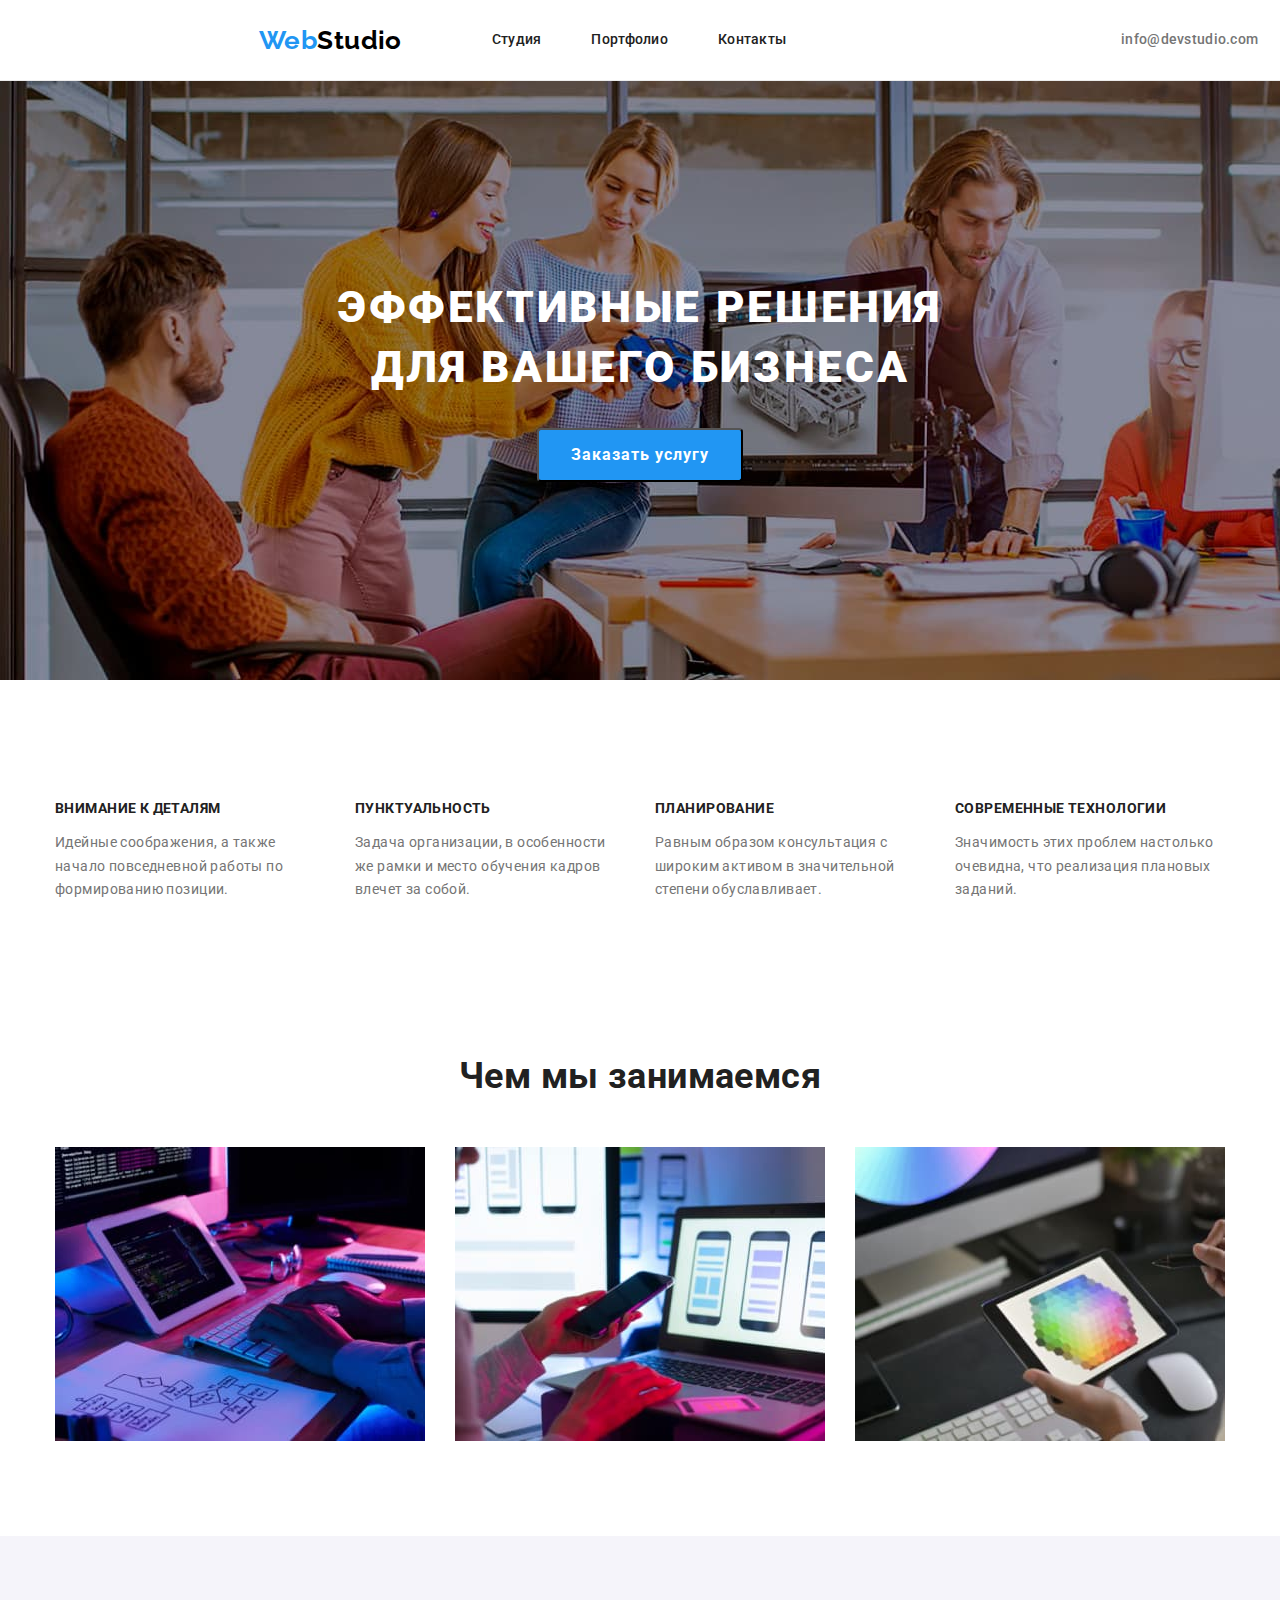
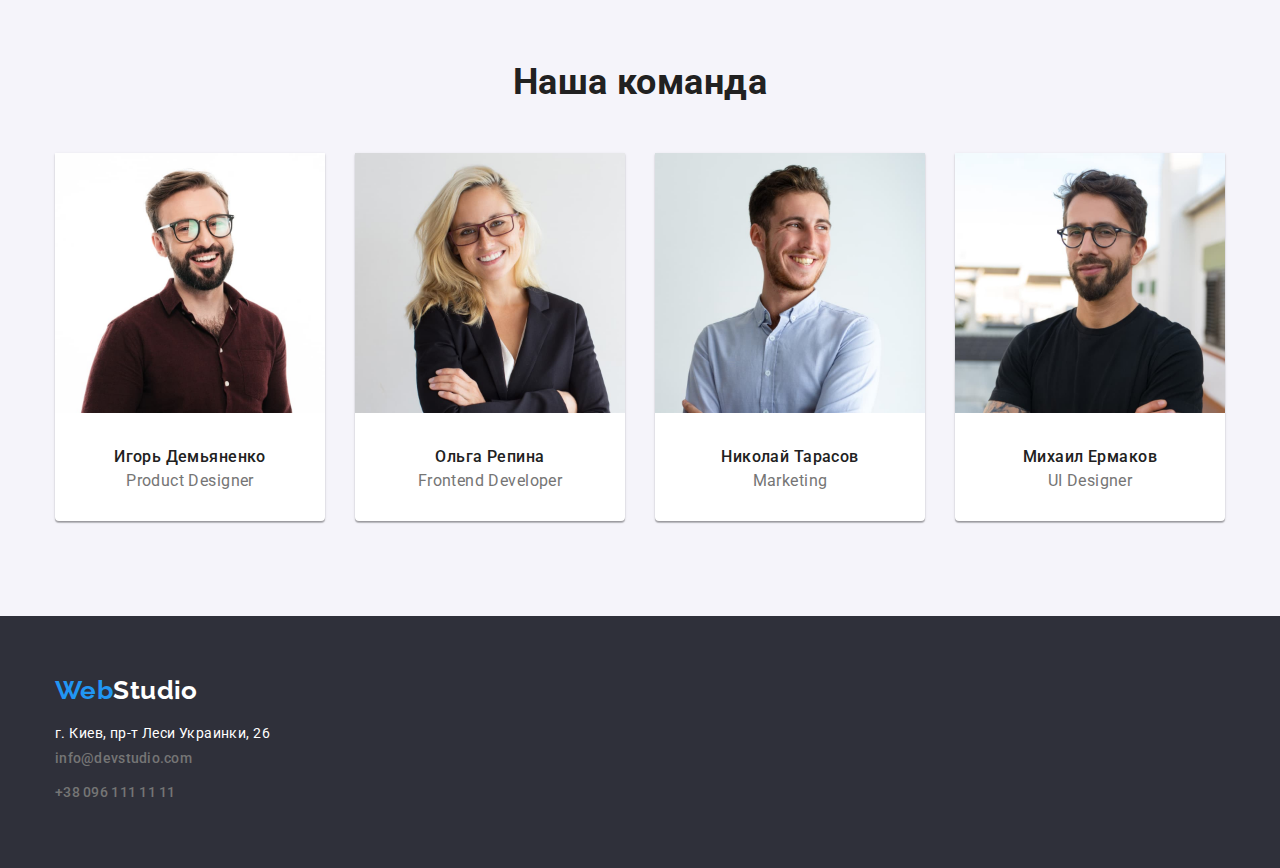
<file: index.html>
<!DOCTYPE html>
<html lang="ru">
<head>
    <meta charset="UTF-8">
    <meta http-equiv="X-UA-Compatible" content="IE=edge">
    <meta name="viewport" content="width=device-width, initial-scale=1.0">
    <title>WebStudio</title>
    <link href="https://fonts.googleapis.com/css2?family=Raleway:wght@700&family=Roboto:wght@400;500;700;900&display=swap" rel="stylesheet">
    <link rel="stylesheet" href="./css/style.css">
</head>
<body>

    <!--шапка сайта-->
    <header class="page-head">
        <div class="container-header">
            <a href="" class="logo"><span >Web</span>Studio</a>
            <!--навигация-->
            <nav class="site-nav">
                <ul class="menu-list list">
                    <li class="menu-item">
                        <a href="./index.html" class="link">Студия</a>
                    </li>
                    <li class="menu-item">
                        <a href="./portfolio.html" class="link">Портфолио</a>
                    </li>
                    <li class="menu-item">
                        <a href="" class="link">Контакты</a>
                    </li>
                </ul>
            </nav>
        
        <!--контакты-->
        <div clacc="contacts-container">
            <ul class="contacts-list list">
                <li>
                    <a href="mailto:info@devstudio.com" class="contact-item">info@devstudio.com</a>
                </li>
                <li>
                    <a href="tel:+380961111111" class="contact-item">+38 096 111 11 11</a>
                </li>
            </ul>
        </div>

        </div>
    </header>

    <!--главная страница с уникальным контентом-->
    <main class="page">
        <!--Heros-->
        <section class="hero">
            <div class="container-hero hero-container">
                <h1 class="hero-title">Эффективные решения для вашего бизнеса</h1>
                <button type="button" class="button">Заказать услугу</button>
            </div>
        </section>

        <!--преимущества-->
        <section class="section">
            <div class="container-features">
                <ul class="features-list">
                    <li class="feature-items">
                        <h2 class="title">Внимание к деталям</h2>
                        <p class="text">Идейные соображения, а также начало повседневной работы по формированию позиции.
                        </p>
                    </li >
                    <li class="feature-items">
                        <h2 class="title">Пунктуальность</h2>
                        <p class="text">Задача организации, в особенности же рамки и место обучения кадров влечет за собой.</p>
                    </li>
                    <li class="feature-items">
                        <h2 class="title">Планирование</h2>
                        <p class="text">Равным образом консультация с широким активом в значительной степени обуславливает.</p>
                    </li>
                    <li class="feature-items">
                        <h2 class="title">Современные технологии</h2>
                        <p class="text">Значимость этих проблем настолько очевидна, что реализация плановых заданий.</p>
                    </li>
                </ul>
            </div>
        </section>

        <!--чем мы занимаемся-->
        <section class="skills section">
            <div class="container-skills">
                <h2 class="section-title">Чем мы занимаемся</h2>
                    <ul class="skills-list list">
                        <li class="skills-item">
                            <a href="">
                                <img src="./images/what-we-do1.jpg" alt="Человек, который пишет код" width="370" height="294">
                                <div class="overlay">
                                    <p>Десктопные приложения</p>
                                </div>
                            </a>
                        </li>
                        <li class="skills-item">
                            <a href="" class="skills-link">
                                <img src="./images/what-we-do2.jpg" alt="Человек, который рисует макет" width="370" height="294">
                                <div class="overlay">
                                    <p>Мобильные приложения</p>
                                </div>
                            </a>
                        </li>
                        <li class="skills-item">
                            <a href="">
                                <img src="./images/what-we-do3.jpg" alt="Человек, который держит планшет с палитрой цветов" width="370" height="294">
                                <div class="overlay">
                                    <p>Дизайнерские решения</p>
                                </div>
                            </a>
                        </li>
                    </ul>
            </div>
        </section>

        <!--наша команда-->
        <section class="section team">
            <div class="container-team">
                <h2 class="section-title">Наша команда</h2>
                <ul class="team-list list">
                    <li class="team-card">
                        <img src="./images/productdes.jpg" alt="Фото Игоря Демьяненко" width="270" height="260" class="team-img">
                        <h3 class="team-title">Игорь Демьяненко</h3>
                        <p lang="en" class="team-text">Product Designer</p>
                    </li>
                    <li class="team-card">
                        <img src="./images/frontendsev.jpg" alt="Фото Ольги Репины" width="270" height="260" class="team-img">
                        <h3 class="team-title">Ольга Репина</h3>
                        <p lang="en" class="team-text">Frontend Developer</p>
                    </li>
                    <li class="team-card">
                        <img src="./images/marketing.jpg" alt="Фото Николая Тарасова" width="270" height="260" class="team-img">
                        <h3 class="team-title">Николай Тарасов</h3>
                        <p lang="en" class="team-text">Marketing</p>
                    </li>
                    <li class="team-card">
                        <img src="./images/uides.jpg" alt="Фото Михаила Ермакова" width="270" height="260" class="team-img">
                        <h3 class="team-title">Михаил Ермаков</h3>
                        <p lang="en" class="team-text">UI Designer</p>
                    </li>
                </ul>
            </div>
        </section>

    </main>

    <!--подвал-->
    <footer class="page-footer">
        <div class="container-footer">
            <a href="" class="logo alt"><span>Web</span>Studio</a>
            <address>
                <span class="alt">г. Киев, пр-т Леси Украинки, 26</span><br>
                        <!--контакты-->
            <ul class="contacts list">
                <li>
                    <a href="mailto:info@devstudio.com" class="contact-item">info@devstudio.com</a>
                </li>
                <li>
                    <a href="tel:+380961111111" class="contact-item">+38 096 111 11 11</a>
                </li>
            </ul>
        </div>
        </address>

    </footer>
</body>
</html>
</file>
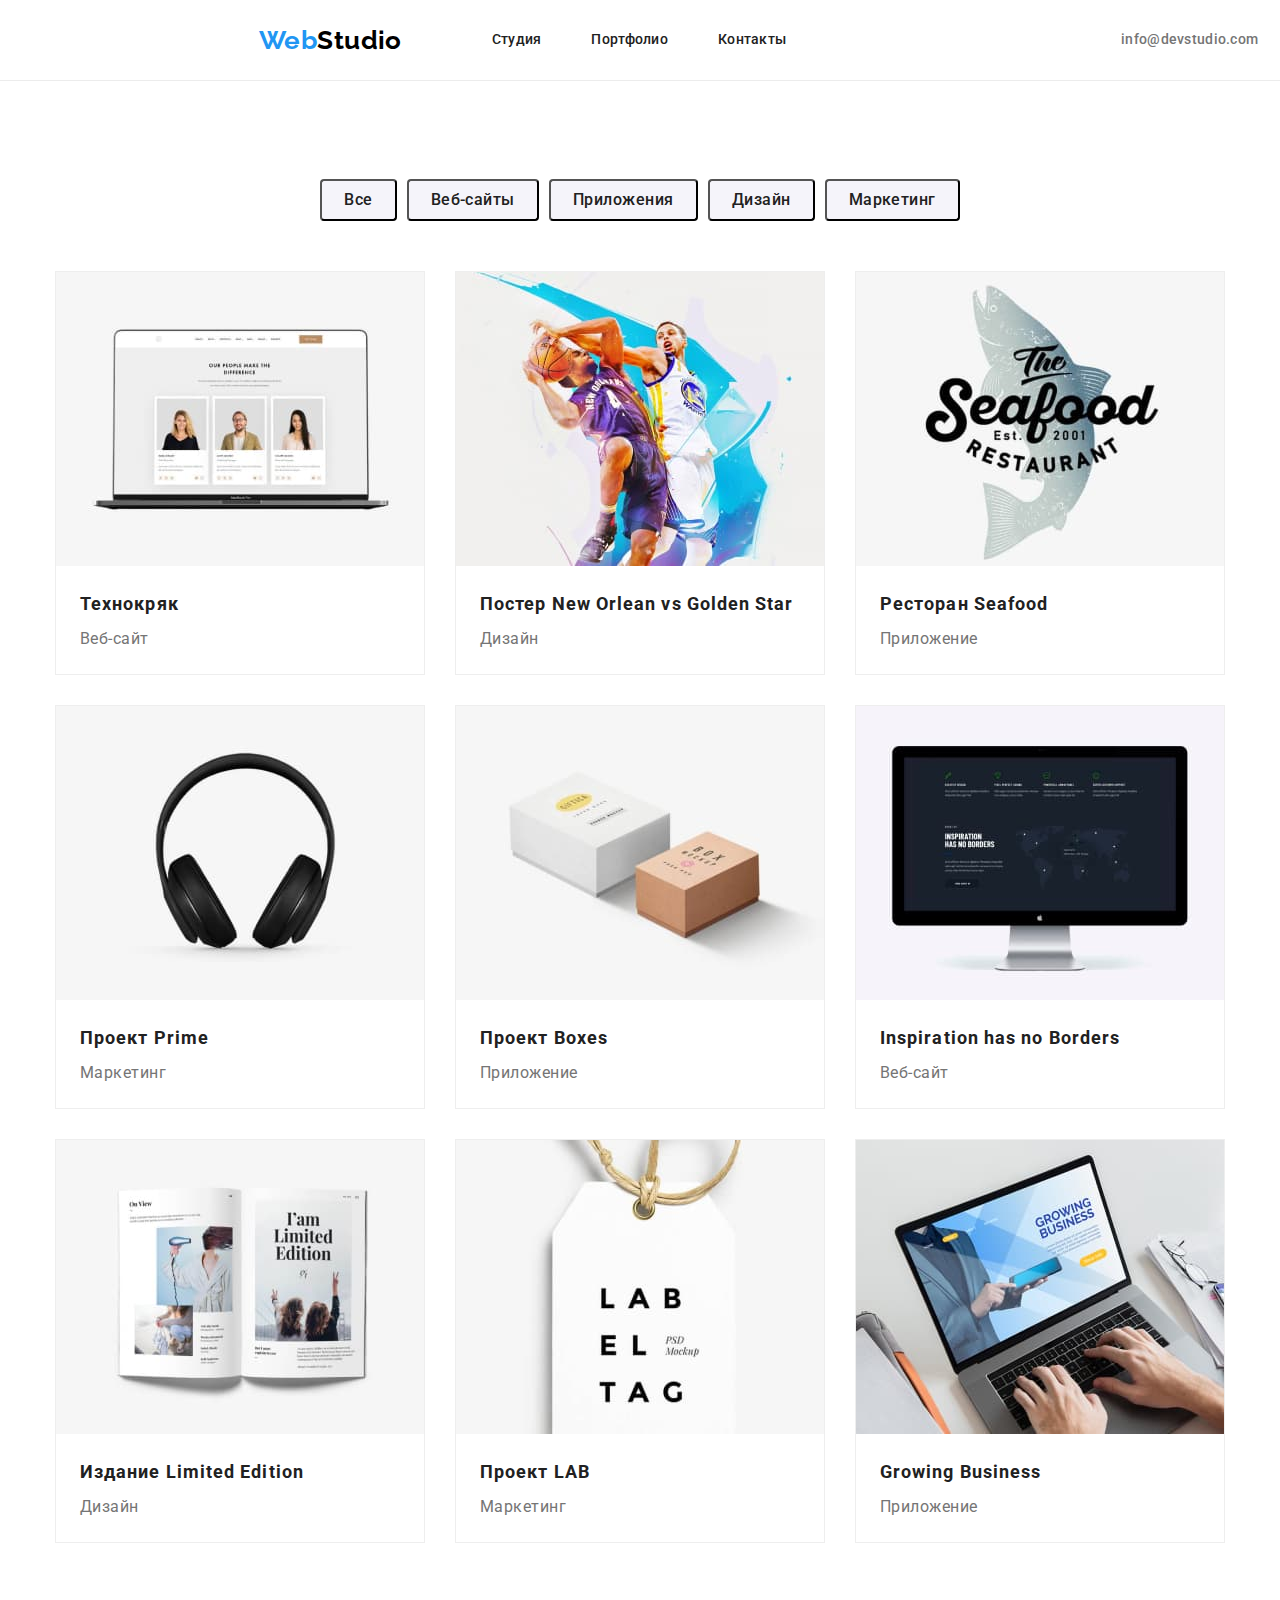
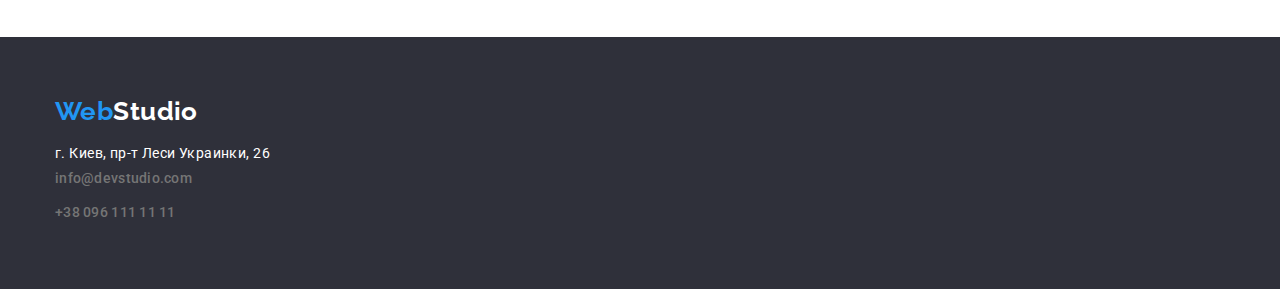
<file: portfolio.html>
<!DOCTYPE html>
<html lang="ru">
<head>
   <meta charset="UTF-8">
   <meta http-equiv="X-UA-Compatible" content="IE=edge">
   <meta name="viewport" content="width=device-width, initial-scale=1.0">
   <title>Портфолио</title>
   <link href="https://fonts.googleapis.com/css2?family=Raleway:wght@700&family=Roboto:wght@400;500;700;900&display=swap" rel="stylesheet">
   <link rel="stylesheet" href="./css/style.css">
</head>
<body>
      <!--шапка сайта-->
   <header class="page-head">
      <div class="container-header">
         <a href="" class="logo"><span>Web</span>Studio</a>
         <!--навигация-->
         <nav class="site-nav">
            <ul class="menu-list list">
               <li class="menu-item">
                  <a href="./index.html" class="link">Студия</a>
               </li>
               <li class="menu-item">
                  <a href="./portfolio.html" class="link">Портфолио</a>
               </li>
               <li class="menu-item">
                  <a href="" class="link">Контакты</a>
               </li>
            </ul>
         </nav>
   
         <!--контакты-->
         <div clacc="contacts-container">
            <ul class="contacts-list list">
               <li>
                  <a href="mailto:info@devstudio.com" class="contact-item">info@devstudio.com</a>
               </li>
               <li>
                  <a href="tel:+380961111111" class="contact-item">+38 096 111 11 11</a>
               </li>
            </ul>
         </div>
   
      </div>
   </header>
      <!-- уникальная секция контента-->
      <main>
         <div class="container-portfolio">
            <section>
               <!-- скрытый заголовок-->
               <h1>Портфолио</h1>
               <!-- фильтр робот-->
               <ul class="btm-list list">
                  <li><button type="button" class="btm">Все</button></li>
                  <li><button type="button" class="btm">Веб-сайты</button></li>
                  <li><button type="button" class="btm">Приложения</button></li>
                  <li><button type="button" class="btm">Дизайн</button></li>
                  <li><button type="button" class="btm">Маркетинг</button></li>
               </ul>
               <!-- список робот -->
               <ul class="card-list list">
                  <li class="card-item">
                     <a href="" class="card">
                        <div class="thmb">
                           <img src="./images/web-site-tech.jpg" alt="Cайт технохряк" width="370" height="294" class="image">
                           <div class="description">
                              <p >Технокряк это современная площадка распространения коронавируса. Компании используют этуплатформу для цифрового шпионажа и атак на защищённые сервера конкурентов.</p>
                           </div>
                        </div>
                        <h2 class="title">Технокряк</h2>
                        <p class="text">Веб-сайт</p>
                        
                     </a>
                  </li>
                  <li class="card-item">
                     <a href="" class="card">
                        <div class="thmb">
                           <img src="./images/poster.jpg" alt="Постер New Orlean vs Golden Star" width="370" height="294">
                           <div class="description">
                              <p>Технокряк это современная площадка распространения коронавируса. Компании используют эту
                                 платформу для цифрового шпионажа и атак на защищённые сервера конкурентов.</p>
                           </div>
                        </div>
                           <h2 class="title">Постер New Orlean vs Golden Star</h2>
                           <p class="text">Дизайн</p>
                     </a>
                  </li>
                  <li class="card-item">
                     <a href="" class="card">
                        <div class="thmb">
                           <img src="./images/seafood.jpg" alt="Ресторан Seafood" width="370" height="294">
                           <div class="description">
                              <p>Технокряк это современная площадка распространения коронавируса. Компании используют эту
                                 платформу для цифрового шпионажа и атак на защищённые сервера конкурентов.</p>
                           </div>
                        </div>
                           <h2 class="title">Ресторан Seafood</h2>
                           <p class="text">Приложение</p>
                     </a>
                  </li>
                  <li class="card-item">
                     <a href="" class="card">
                        <div class="thmb">
                           <img src="./images/prime.jpg" alt="Проект прайм" width="370" height="294">
                           <div class="description">
                              <p>Технокряк это современная площадка распространения коронавируса. Компании используют эту
                                 платформу для цифрового шпионажа и атак на защищённые сервера конкурентов.</p>
                           </div>
                        </div>
                           <h2 class="title">Проект Prime</h2>
                           <p class="text">Маркетинг</p>
                        
                        
                     </a>
                  </li>
                  <li class="card-item">
                     <a href="" class="card">
                        <div class="thmb">
                           <img src="./images/boxes.jpg" alt="Проект Boxes" width="370" height="294">
                           <div class="description">
                              <p>Технокряк это современная площадка распространения коронавируса. Компании используют эту
                                 платформу для цифрового шпионажа и атак на защищённые сервера конкурентов.</p>
                           </div>
                        </div>
                           <h2 class="title">Проект Boxes</h2>
                           <p class="text">Приложение</p>
                     </a>
                  </li>
                  <li class="card-item">
                     <a href="" class="card">
                        <div class="thmb">
                           <img src="./images/web-site-inspiration.jpg" alt="Веб-сайт Inspiration" width="370" height="294">
                           <div class="description">
                              <p>Технокряк это современная площадка распространения коронавируса. Компании используют эту
                                 платформу для цифрового шпионажа и атак на защищённые сервера конкурентов.</p>
                           </div>
                        </div>
                           <h2 class="title">Inspiration has no Borders</h2>
                           <p class="text">Веб-сайт</p>
                     </a>
                  </li>
                  <li class="card-item">
                     <a href="" class="card">
                        <div class="thmb">
                           <img src="./images/limited-edition.jpg" alt="развернутая книга" width="370" height="294">
                           <div class="description">
                              <p>Технокряк это современная площадка распространения коронавируса. Компании используют эту
                                 платформу для цифрового шпионажа и атак на защищённые сервера конкурентов.</p>
                           </div>
                        </div>
                           <h2 class="title">Издание Limited Edition</h2>
                           <p class="text">Дизайн</p>

                     </a>
                  </li>
                  <li class="card-item">
                     <div class="thmb">
                        <a href="" class="card">
                           <img src="./images/lab-el-tag.jpg" alt="бирка с надписью LAB" width="370" height="294">
                           <div class="description">
                              <p>Технокряк это современная площадка распространения коронавируса. Компании используют эту
                                 платформу для цифрового шпионажа и атак на защищённые сервера конкурентов.</p>
                           </div>
                        </div>
                           <h2 class="title">Проект LAB</h2>
                           <p class="text">Маркетинг</p>
                        </a>
                     
                  </li>
                  <li class="card-item">
                     <a href="" class="card">
                        <div class="thmb">
                           <img src="./images/aplication-growing-business.jpg" alt="Руки на клавиатуре" width="370" height="294">
                           <div class="description">
                              <p>Технокряк это современная площадка распространения коронавируса. Компании используют эту
                                 платформу для цифрового шпионажа и атак на защищённые сервера конкурентов.</p>
                           </div>
                        </div>
                           <h2 class="title">Growing Business</h2>
                           <p class="text">Приложение</p>
                     </a>
                  </li>
               </ul>
            </section>
         </div>
      </main>
      <!--подвал-->
   <footer class="page-footer">
      <div class="container-footer">
         <a href="" class="logo alt"><span>Web</span>Studio</a>
         <address>
            <span class="alt">г. Киев, пр-т Леси Украинки, 26</span><br>
            <!--контакты-->
            <ul class="contacts list">
               <li>
                  <a href="mailto:info@devstudio.com" class="contact-item">info@devstudio.com</a>
               </li>
               <li>
                  <a href="tel:+380961111111" class="contact-item">+38 096 111 11 11</a>
               </li>
            </ul>
      </div>
      </address>
   
   </footer>
</html>
</file>
<file: css/style.css>
:root {
   --primary-color: #757575;
   --secondary-color: #212121;
   --accent-color:#2196F3;
   --primary-bg-color: #F5F4FA;
   --seconadary-bg-color: #2F303A;
   --logo-color-text: #000000;
   --alternative-color-text: #ffffff;
}

/* 
   акцент цвет #2196F3
   основной цвет фон #E5E5E5
   вторичный цвет фона #2F303A;
   цвет текста в лого: #000000;
   цвет текста заголовков #212121
   основной масив текста #757575;
   текст во вторчином bg #FFFFFF;
   prymary font-family roboto 400,500,700,900
   logo ff Raleway 700 
   ширина ограничиващего контейнера 1170 px
   */


body {
   color: var(--primary-color);
   background-color: var(--alternative-color-text);
   font-family: 'Roboto', sans-serif;
   font-style: normal;
   font-weight: 400;
   font-size: 14px;
   line-height: 1.14;
   letter-spacing: 0.03em;
   margin: 0;
   position: relative;
}

/* шапка сайта */
.container-header,
.container-hero,
.container-features,
.container-skills,
.container-team,
.container-footer,
.container-portfolio {
   display: flex;
   align-items: center;
   width: 1170px;
   margin:0 auto;
}

.page-head {
   height: 80px;
   background-color:var(--alternative-color-text);
   border-bottom: 1px solid #ECECEC;
   position: fixed;
   z-index: 3;
   display: flex;
   width: 1688px;
   height: 80px;
   left: 0px;
   top: 0px;
}
.container-header{

   align-items: center;
   width: 1170px;
   margin:0 auto;

}
/* логотип */
.logo {
   font-family: 'Raleway', sans-serif;
   font-weight: 700;
   font-size: 26px;
   line-height: 1.19;
   text-decoration: none;
   color: var(--logo-color-text);
}
.logo:hover,
.logo:focus {
   color: var(--accent-color);
}
.logo>span {
   color: var(--accent-color);
}

.list {
   list-style: none;
   padding: 0;
   margin: 0;
}
/* site-nav */
.site-nav {
   display: flex;
   flex: 1 1 auto;
}

.site-nav .list {
   display: flex;
   gap: 50px;
   padding-left: 90px;
}
.site-nav .link{
   color: var(--secondary-color);
   font-weight: 500;
   font-size: 14px;
   line-height: 1.14;
   letter-spacing: 0.02em;
   text-decoration: none;

}

.menu-list {

}
.menu-item {

}


.site-nav .link:hover,
.site-nav .link:focus {
   color: var(--accent-color);
   border-bottom: 4px solid #2196F3;
   border-radius: 2px;
}
/* contacts */
.contacts-list {
   display: flex;
   gap: 50px;
   padding-left: 0;

}

.contact-item {
   font-weight: 500;
   font-size: 14px;
   line-height: 1,14;
   letter-spacing: 0.02em;
   text-decoration: none;
   color: var(--primary-color);
}
.contact-item:hover, 
.contact-item:focus {
   color: var(--accent-color);

}

/* sections */
.section-title {
   font-weight: 700;
   font-size: 36px;
   line-height: 1.17;
   text-align: center;
   color: var(--secondary-color);
   margin-bottom: 50px;
}
/* фон секций герои и футер */
.page-footer {
   background-color: var(--seconadary-bg-color);
}

/* стили для мейн части страницы */
.page{
   width: 100%;

}
/* герои  */
.hero {
   margin-top: 80px;
   min-width: 100%;
   height: 600px;
}
/* .hero-container::before {
   content: '';
   position: absolute;
   top: 0;
   left: 0;
   height: 100%;
   min-width: 100%;
   background: url(/images/hero.jpg);
   z-index: -1;
} */


.container-hero {
   flex-direction: column;
   justify-content: center;
   align-items: center;
   height: 600px;
   min-width: 100%;
   background: url(../images/hero.jpg);
}

.hero-title {
   width: 696px;
   height: 120px;
   margin: 0 0 30px 0;
   font-weight: 900;
   font-size: 44px;
   line-height: 1.36;
   text-align: center;
   letter-spacing: 0.06em;
   text-transform: uppercase;
   color: var(--alternative-color-text);
}
/* преимущества */
.container-features{
   padding: 95px 0;
}

.features-list {
   list-style: none;
   display: flex;
   gap: 30px;
   padding-left: 0;
}

.feature-items {
   width: 270px;
   height: auto;
}

.features-list .title {
   font-weight: 700;
   font-size: 14px;
   line-height: 1.14;
   text-transform: uppercase;
   color: var(--secondary-color);
   margin-bottom: 10px;
}
.features-list .text {
   line-height: 1.71;
}
/* чем мы занимаемся */

.container-skills {
   flex-direction: column;
   margin-bottom: 95px;
}
.skills-list {
   display: flex;
   gap: 30px;
   padding-left: 0;
}

.skills-item {
   position: relative;
   overflow: hidden;
   width: 370px;
   height: 294px;
}

.skills-item:hover .overlay {
   transform: translateY(0);
}

.overlay{
   position: absolute;
   left: 0;
   bottom: 0;
   width: 370px;
   height: 70px;
   font-weight: 700;
   text-transform: uppercase;
   text-align: center;
   color: var(--alternative-color-text);
   background: rgba(47, 48, 58, 0.8);
   transform: translateY(200%);
   transition: transform 500ms ease;
   margin: 0;
}

.overlay > P {
   padding: 27px 0;
   margin: 0;
}

/* наша команда */
.team {
   background-color: var(--primary-bg-color);
}
.container-team {
   flex-direction: column;
   padding-top: 95px;
}

.team-list {
   display: flex;
   gap: 30px;
   padding-left: 0;
   
}

.team-card {
   text-align: center;
   width: 270px;
   height: 368px;
   background-color:  var(--alternative-color-text);
   box-shadow: 0px 1px 3px rgba(0, 0, 0, 0.12), 0px 1px 1px rgba(0, 0, 0, 0.14), 0px 2px 1px rgba(0, 0, 0, 0.2);
   border-radius: 0px 0px 4px 4px;
   margin-bottom: 95px;
}

.team-card .team-title {
   margin: 30px 0 5px 0;
   font-weight: 500;
   font-size: 16px;
   line-height: 1.19;
   color: var(--secondary-color);
}
.team-card .team-text {
   margin: 5px 0 30px 0 ;
   font-size: 16px;
   line-height: 1.19;
}


/* футер */
.container-footer {
   flex-direction: column;
   justify-content: center;
   align-items: start ;
   align-content: center;
   height: 252px;
}

.container-footer > address {
   font-style: normal;
}

.container-footer .contact-item {
   display: inline-block;
   margin: 9px 0px;
}

.container-footer .logo {
   margin-bottom: 20px;
}

.alt {
   color: var(--alternative-color-text);
   
}
/* кнопка */

.button {
   
   font-family:inherit;
   font-weight: 700;
   font-size: 16px;
   line-height: 1.87;
   letter-spacing: 0.06em;
   color: var(--alternative-color-text);
   background: var(--accent-color);
   border-radius: 4px;
   box-shadow: none;
   padding: 10px 32px;
   transition: all 0.5s ease 0.5s;
}

.button:hover, 
.button:focus {
   background: #188CE8;
   box-shadow: 0px 4px 4px rgba(0, 0, 0, 0.15);
}
/* ========================================================================================================================== */
/* портофолио */
.container-portfolio {
   margin-top: 179px;
}
.container-portfolio h1 {
   display: none;
}

.btm-list{
   display: flex;
   justify-content: center;
   align-items: center;
   gap: 10px;
   margin-bottom: 50px;
}

.card-list {
   display: flex;
   gap: 30px;
   flex-wrap: wrap;
   margin-bottom: 94px;
}

.card-item{
   box-sizing: border-box;
   width: 370px;
   height: 404px;
   border: 1px solid #EEEEEE;
   overflow: hidden;
}
.card-item:hover ,
.card-item:focus {
   box-shadow: 0px 1px 1px rgba(0, 0, 0, 0.12), 0px 4px 4px rgba(0, 0, 0, 0.06), 1px 4px 6px rgba(0, 0, 0, 0.16);
}

.card {
   text-decoration: none;
}

.thmb {
   box-sizing: border-box;
   position: relative;
   width: 370px;
   height: 294px;
   overflow: hidden;
}
.thmb:hover .description {
   transform: translateY(0);
}

.card .title {
   font-weight: 700;
   font-size: 18px;
   line-height: 2.0;
   letter-spacing: 0.06em;
   color: var(--secondary-color);
   margin: 20px 24px 2px 24px ;
}

.card .text {
   font-size: 16px;
   line-height: 1.87;
   letter-spacing: 0.03em;
   color: var(--primary-color);
   margin: 2px 24px 20px 24px ;
}
/* оверлей  */
.description {
   position: absolute;
   left: 0;
   top: 0;
   width: 370px;
   height: 294px;
   font-size: 18px;
   line-height: 1.56;
   letter-spacing: 0.03em;
   margin:0;
   color: var(--alternative-color-text);
   background-color: rgba(33, 150, 243, 0.9);
   transform: translateY(100%);
   transition: transform 500ms ease;
}
.description > p {
   padding: 63px 24px;
   margin: 0;
}
/* кнопки радио в портфолио*/

.btm {
   display: inline-block;
   font-family: inherit;
   font-weight: 500;
   font-size: 16px;
   line-height: 1.62;
   letter-spacing: 0.03em;
   color: var(--secondary-color);
   background-color: var(--primary-bg-color);
   border-radius: 4px;
   padding: 6px 22px;
}

.btm:hover, 
.btm:focus {
   color: var(--alternative-color-text);
   background-color: var(--accent-color);
   cursor: pointer;
   box-shadow: 0px 3px 1px rgba(0, 0, 0, 0.1), 0px 1px 2px rgba(0, 0, 0, 0.08), 0px 2px 2px rgba(0, 0, 0, 0.12);
}
</file>
